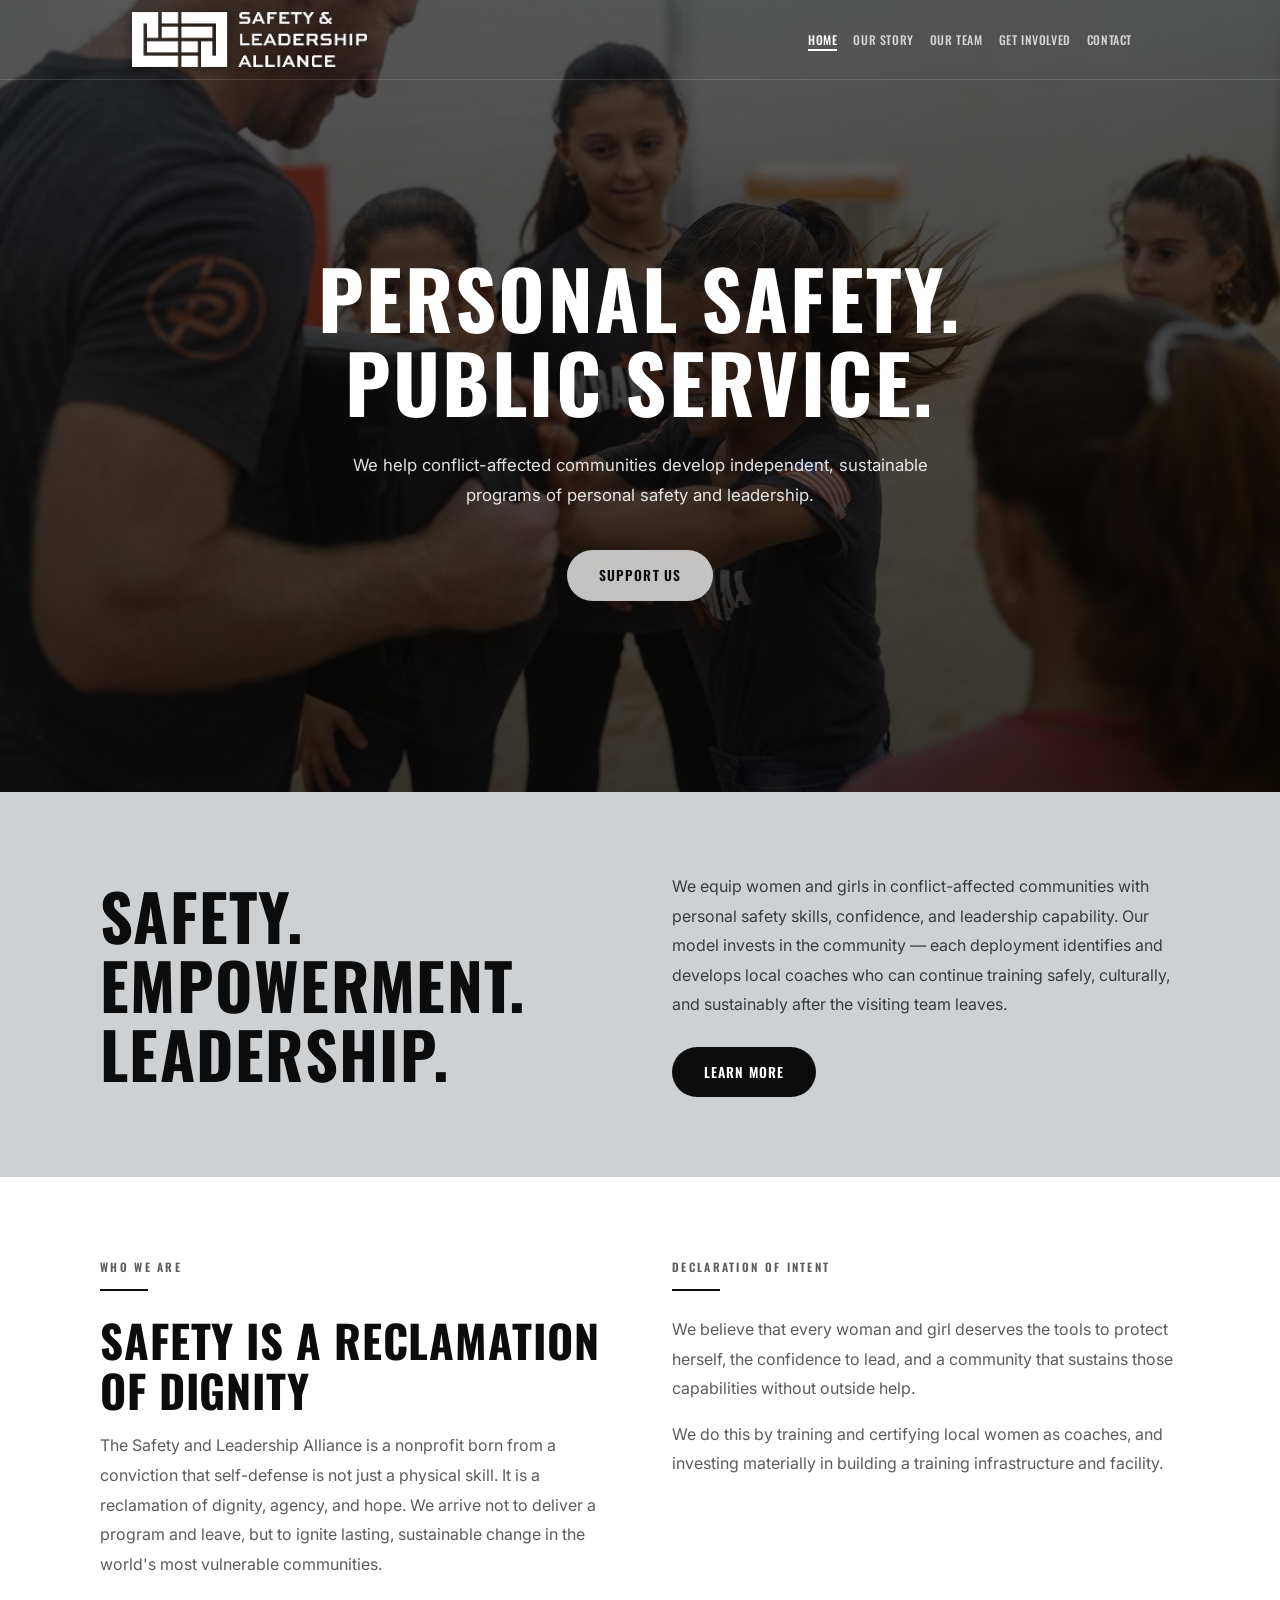
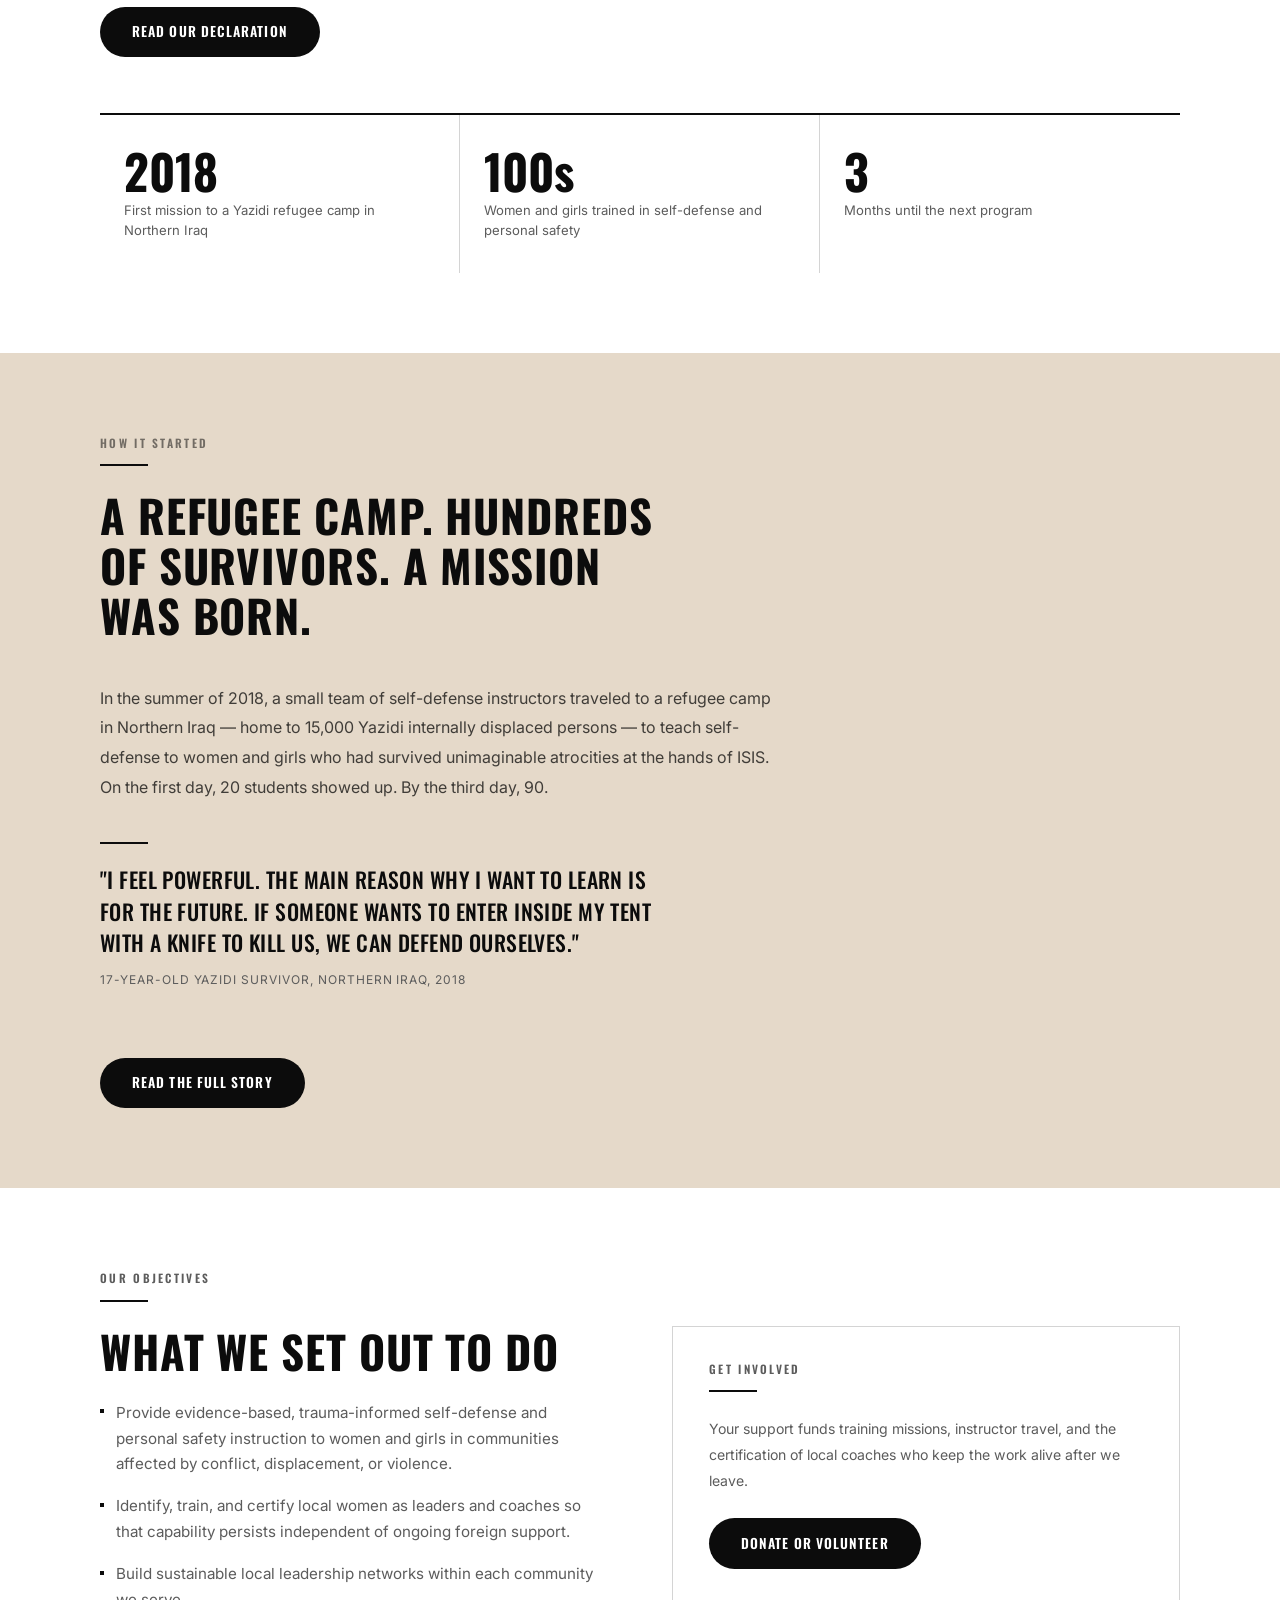
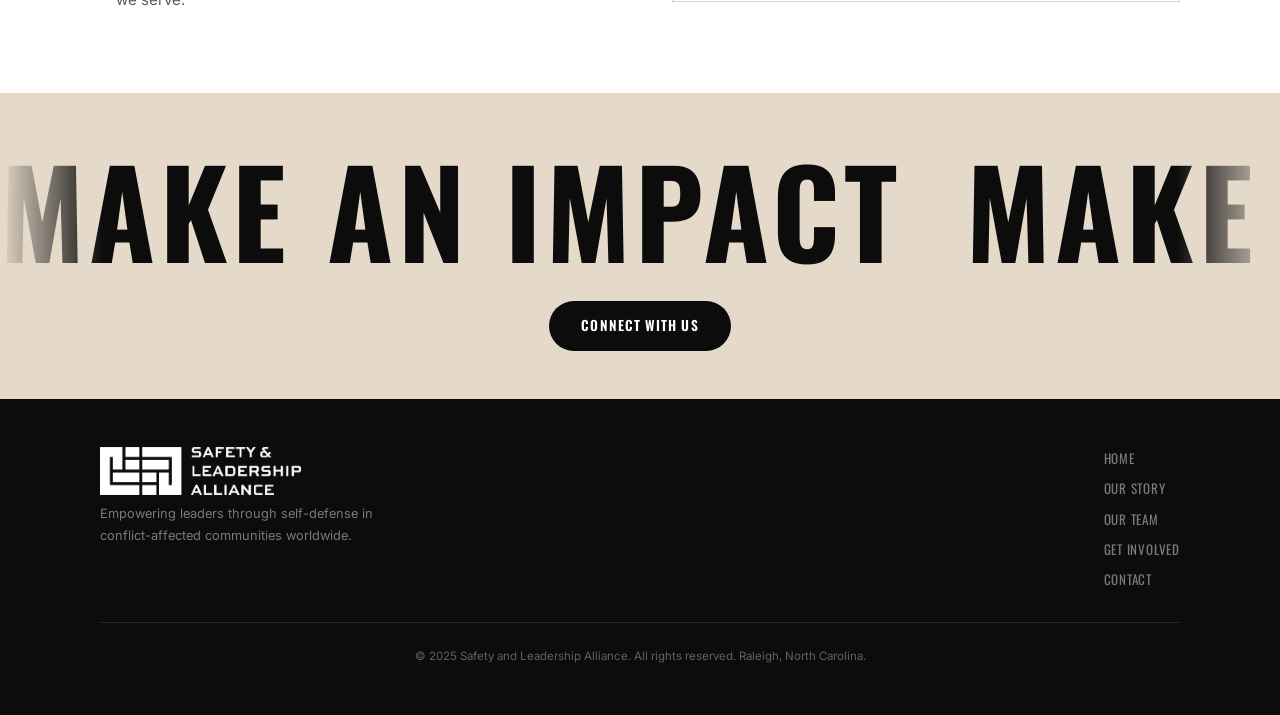
<file: index.html>
<!DOCTYPE html>
<html lang="en">
<head>
  <meta charset="UTF-8" />
  <meta name="viewport" content="width=device-width, initial-scale=1.0" />
  <title>Safety and Leadership Alliance</title>
  <link rel="stylesheet" href="css/style.css" />
  <script async src="https://widgets.givebutter.com/latest.umd.cjs?acct=ADD99cL54QwrlIPv&p=other"></script>
</head>
<body>

<nav class="nav nav--overlay">
  <div class="nav-inner">
    <a href="index.html" class="wordmark">
      <img src="images/sla-logo-white.png" alt="Safety Leadership Alliance" class="logo" />
    </a>
    <ul class="nav-links">
      <li><a href="index.html">Home</a></li>
      <li><a href="about.html">Our Story</a></li>
      <li><a href="team.html">Our Team</a></li>
      <li><a href="get-involved.html">Get Involved</a></li>
      <li><a href="contact.html">Contact</a></li>
      <li class="nav-cta"><givebutter-button campaign="kurdistan-sept-2026" label="Donate" background-color="#FFFFFF" label-color="#0c0c0c" border-radius="999" icon="none" type="modal"></givebutter-button></li>
    </ul>
  </div>
</nav>

<div class="page page--overlay-nav">
  <section class="hero hero--banner" style="background-image: url('images/hero.jpg');">
    <div class="hero-overlay"></div>
    <div class="hero-inner">
      <h1>Personal Safety.<br />Public Service.</h1>
      <p class="hero-sub">We help conflict-affected communities develop independent, sustainable programs of personal safety and leadership.</p>
      <div class="hero-actions">
        <a href="get-involved.html" class="btn btn-pill--light">Support Us</a>
      </div>
    </div>
  </section>

  <section class="section section-stone">
    <div class="section-inner">
      <div class="two-col two-col--center">
        <div>
          <h2 class="display-title display-title--pillars">Safety.<br>Empowerment.<br>Leadership.</h2>
        </div>
        <div>
          <p class="section-body">We equip women and girls in conflict-affected communities with personal safety skills, confidence, and leadership capability. Our model invests in the community — each deployment identifies and develops local coaches who can continue training safely, culturally, and sustainably after the visiting team leaves.</p>
          <br />
          <a href="about.html" class="btn btn-dark">Learn More</a>
        </div>
      </div>
    </div>
  </section>

  <section class="section">
    <div class="section-inner">
      <div class="two-col">
        <div>
          <p class="section-label">Who We Are</p>
          <hr class="accent-rule" />
          <h2 class="section-title">Safety is a Reclamation of Dignity</h2>
          <p class="section-body">The Safety and Leadership Alliance is a nonprofit born from a conviction that self-defense is not just a physical skill. It is a reclamation of dignity, agency, and hope. We arrive not to deliver a program and leave, but to ignite lasting, sustainable change in the world's most vulnerable communities.</p>
          <br />
          <a href="about.html" class="btn btn-dark">Read Our Declaration</a>
        </div>
        <div>
          <p class="section-label">Declaration of Intent</p>
          <hr class="accent-rule" />
          <p class="section-body mb-sm">We believe that every woman and girl deserves the tools to protect herself, the confidence to lead, and a community that sustains those capabilities without outside help.</p>
          <p class="section-body">We do this by training and certifying local women as coaches, and investing materially in building a training infrastructure and facility.</p>
        </div>
      </div>

      <div class="stat-row">
        <div class="stat-item">
          <div class="stat-num">2018</div>
          <div class="stat-label">First mission to a Yazidi refugee camp in Northern Iraq</div>
        </div>
        <div class="stat-item">
          <div class="stat-num">100s</div>
          <div class="stat-label">Women and girls trained in self-defense and personal safety</div>
        </div>
        <div class="stat-item">
          <div class="stat-num">3</div>
          <div class="stat-label">Months until the next program</div>
        </div>
      </div>
    </div>
  </section>

  <section class="section section-beige">
    <div class="section-inner">
      <p class="section-label">How It Started</p>
      <hr class="accent-rule" />
      <h2 class="section-title max-w-md">A Refugee Camp. Hundreds of Survivors. A Mission Was Born.</h2>
      <br />
      <p class="section-body">In the summer of 2018, a small team of self-defense instructors traveled to a refugee camp in Northern Iraq — home to 15,000 Yazidi internally displaced persons — to teach self-defense to women and girls who had survived unimaginable atrocities at the hands of ISIS. On the first day, 20 students showed up. By the third day, 90.</p>
      <div class="pullquote mt-lg max-w-md">
        <hr class="accent-rule" />
        <p>"I feel powerful. The main reason why I want to learn is for the future. If someone wants to enter inside my tent with a knife to kill us, we can defend ourselves."</p>
        <cite>17-year-old Yazidi survivor, Northern Iraq, 2018</cite>
      </div>
      <br />
      <a href="about.html" class="btn btn-dark">Read the Full Story</a>
    </div>
  </section>

  <section class="section">
    <div class="section-inner">
      <p class="section-label">Our Objectives</p>
      <hr class="accent-rule" />
      <div class="two-col">
        <div>
          <h2 class="section-title">What We Set Out to Do</h2>
          <ul class="obj-list">
            <li>Provide evidence-based, trauma-informed self-defense and personal safety instruction to women and girls in communities affected by conflict, displacement, or violence.</li>
            <li>Identify, train, and certify local women as leaders and coaches so that capability persists independent of ongoing foreign support.</li>
            <li>Build sustainable local leadership networks within each community we serve.</li>
          </ul>
        </div>
        <div class="panel">
          <p class="section-label">Get Involved</p>
          <hr class="accent-rule" />
          <p class="section-body mb-md">Your support funds training missions, instructor travel, and the certification of local coaches who keep the work alive after we leave.</p>
          <a href="get-involved.html" class="btn btn-dark">Donate or Volunteer</a>
        </div>
      </div>
    </div>
  </section>

  <section class="marquee-band">
    <div class="marquee-wrap" aria-hidden="true">
      <div class="marquee-track">
        <span>Make an Impact</span>
        <span>Make an Impact</span>
        <span>Make an Impact</span>
        <span>Make an Impact</span>
        <span>Make an Impact</span>
        <span>Make an Impact</span>
      </div>
    </div>
    <a href="contact.html" class="btn btn-dark">Connect With Us</a>
  </section>

  <footer class="footer">
    <div class="footer-inner">
      <div class="footer-brand">
        <a href="index.html" class="wordmark">
          <img src="images/sla-logo-white.png" alt="Safety Leadership Alliance" class="logo" />
        </a>
        <p class="footer-tagline">Empowering leaders through self-defense in conflict-affected communities worldwide.</p>
      </div>
      <nav class="footer-links">
        <a href="index.html">Home</a>
        <a href="about.html">Our Story</a>
        <a href="team.html">Our Team</a>
        <a href="get-involved.html">Get Involved</a>
        <a href="contact.html">Contact</a>
      </nav>
    </div>
    <div class="footer-bottom">
      &copy; 2025 Safety and Leadership Alliance. All rights reserved. Raleigh, North Carolina.
    </div>
  </footer>
</div>

<script src="js/main.js"></script>
</body>
</html>
</file>
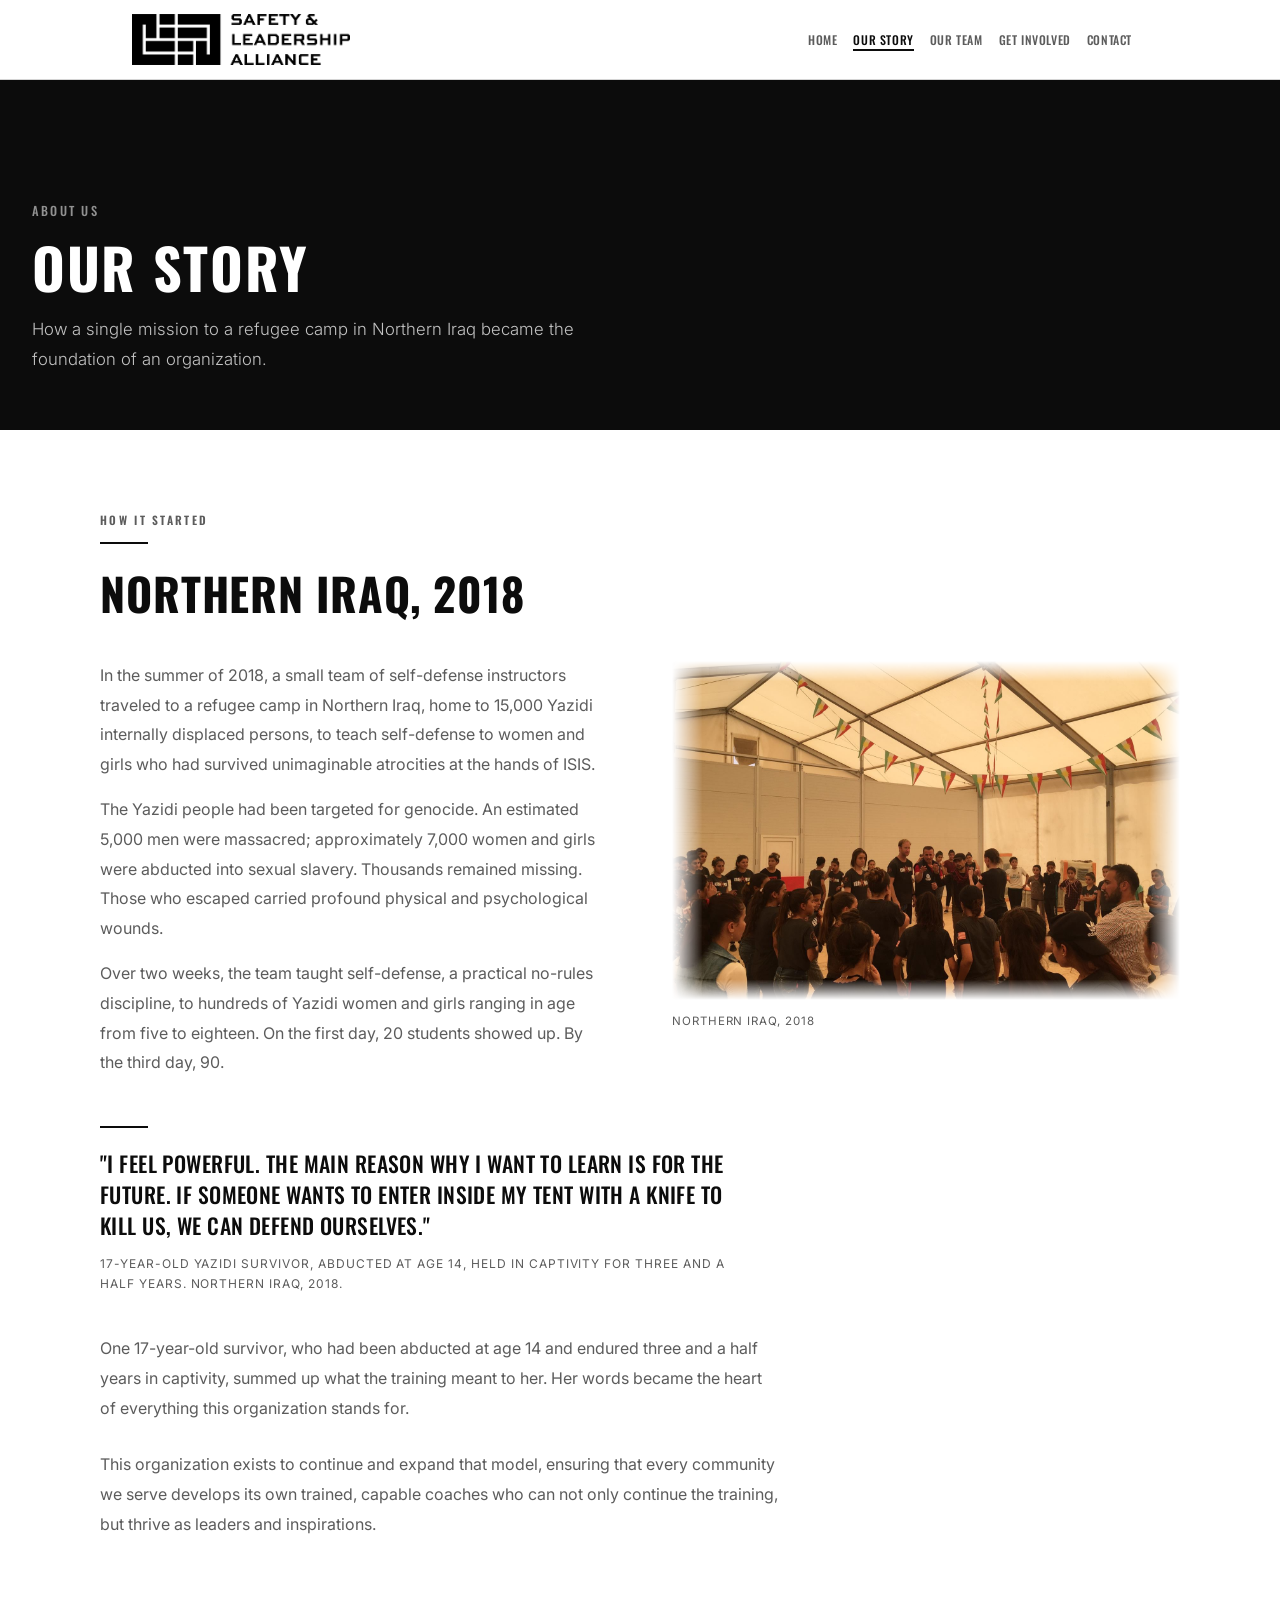
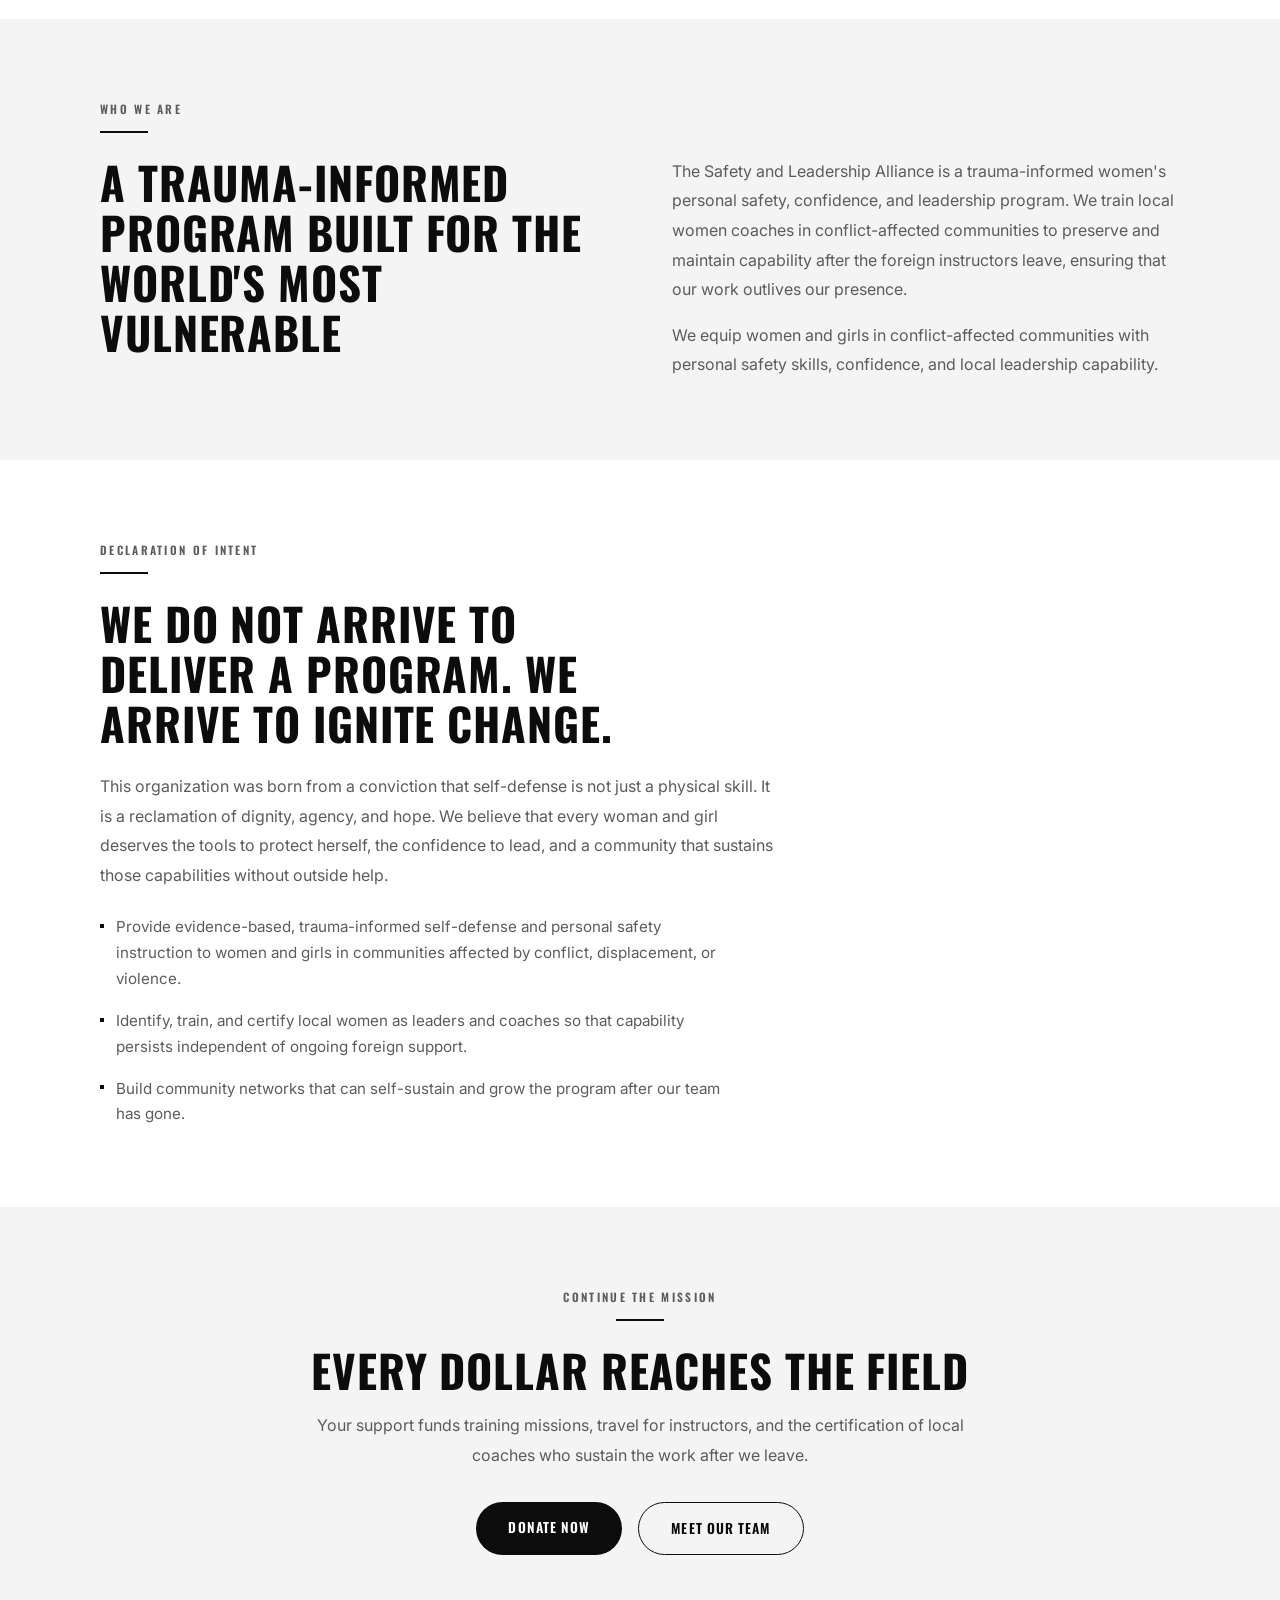
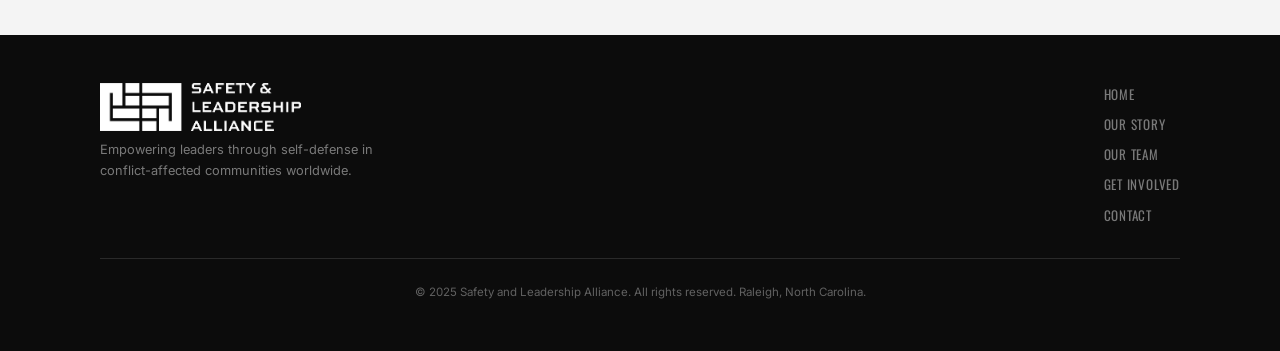
<file: about.html>
<!DOCTYPE html>
<html lang="en">
<head>
  <meta charset="UTF-8" />
  <meta name="viewport" content="width=device-width, initial-scale=1.0" />
  <title>Our Story | Safety and Leadership Alliance</title>
  <link rel="stylesheet" href="css/style.css" />
  <script async src="https://widgets.givebutter.com/latest.umd.cjs?acct=ADD99cL54QwrlIPv&p=other"></script>
</head>
<body>

<nav class="nav">
  <div class="nav-inner">
    <a href="index.html" class="wordmark">
      <img src="images/sla-logo.png" alt="Safety Leadership Alliance" class="logo" />
    </a>
    <ul class="nav-links">
      <li><a href="index.html">Home</a></li>
      <li><a href="about.html">Our Story</a></li>
      <li><a href="team.html">Our Team</a></li>
      <li><a href="get-involved.html">Get Involved</a></li>
      <li><a href="contact.html">Contact</a></li>
      <li class="nav-cta"><givebutter-button campaign="kurdistan-sept-2026" label="Donate" background-color="#0c0c0c" label-color="#FFFFFF" border-radius="999" icon="none" type="modal"></givebutter-button></li>
    </ul>
  </div>
</nav>

<div class="page">

  <section class="hero hero--compact">
    <div class="hero-inner">
      <p class="hero-eyebrow">About Us</p>
      <h1>Our Story</h1>
      <p class="hero-sub">How a single mission to a refugee camp in Northern Iraq became the foundation of an organization.</p>
    </div>
  </section>

  <section class="section">
    <div class="section-inner">
      <p class="section-label">How It Started</p>
      <hr class="accent-rule" />
      <h2 class="section-title">Northern Iraq, 2018</h2>
      <br />
      <div class="two-col">
        <div>
          <p class="section-body mb-sm">In the summer of 2018, a small team of self-defense instructors traveled to a refugee camp in Northern Iraq, home to 15,000 Yazidi internally displaced persons, to teach self-defense to women and girls who had survived unimaginable atrocities at the hands of ISIS.</p>
          <p class="section-body mb-sm">The Yazidi people had been targeted for genocide. An estimated 5,000 men were massacred; approximately 7,000 women and girls were abducted into sexual slavery. Thousands remained missing. Those who escaped carried profound physical and psychological wounds.</p>
          <p class="section-body">Over two weeks, the team taught self-defense, a practical no-rules discipline, to hundreds of Yazidi women and girls ranging in age from five to eighteen. On the first day, 20 students showed up. By the third day, 90.</p>
        </div>
        <div>
          <img src="images/northern-iraq-2018.jpg" alt="Hundreds of Yazidi women and girls in a self-defense training session, Northern Iraq, 2018" class="section-img" />
          <p class="img-caption">Northern Iraq, 2018</p>
        </div>
      </div>

      <div class="pullquote mt-xl">
        <hr class="accent-rule" />
        <p>"I feel powerful. The main reason why I want to learn is for the future. If someone wants to enter inside my tent with a knife to kill us, we can defend ourselves."</p>
        <cite>17-year-old Yazidi survivor, abducted at age 14, held in captivity for three and a half years. Northern Iraq, 2018.</cite>
      </div>

      <p class="section-body">One 17-year-old survivor, who had been abducted at age 14 and endured three and a half years in captivity, summed up what the training meant to her. Her words became the heart of everything this organization stands for.</p>
      <br />
      <p class="section-body">This organization exists to continue and expand that model, ensuring that every community we serve develops its own trained, capable coaches who can not only continue the training, but thrive as leaders and inspirations.</p>
    </div>
  </section>

  <section class="section section-alt">
    <div class="section-inner">
      <p class="section-label">Who We Are</p>
      <hr class="accent-rule" />
      <div class="two-col">
        <div>
          <h2 class="section-title">A Trauma-Informed Program Built for the World's Most Vulnerable</h2>
        </div>
        <div>
          <p class="section-body mb-sm">The Safety and Leadership Alliance is a trauma-informed women's personal safety, confidence, and leadership program. We train local women coaches in conflict-affected communities to preserve and maintain capability after the foreign instructors leave, ensuring that our work outlives our presence.</p>
          <p class="section-body">We equip women and girls in conflict-affected communities with personal safety skills, confidence, and local leadership capability.</p>
        </div>
      </div>
    </div>
  </section>

  <section class="section">
    <div class="section-inner">
      <p class="section-label">Declaration of Intent</p>
      <hr class="accent-rule" />
      <h2 class="section-title max-w-sm mb-md">We Do Not Arrive to Deliver a Program. We Arrive to Ignite Change.</h2>
      <p class="section-body mb-md">This organization was born from a conviction that self-defense is not just a physical skill. It is a reclamation of dignity, agency, and hope. We believe that every woman and girl deserves the tools to protect herself, the confidence to lead, and a community that sustains those capabilities without outside help.</p>
      <ul class="obj-list max-w-lg">
        <li>Provide evidence-based, trauma-informed self-defense and personal safety instruction to women and girls in communities affected by conflict, displacement, or violence.</li>
        <li>Identify, train, and certify local women as leaders and coaches so that capability persists independent of ongoing foreign support.</li>
        <li>Build community networks that can self-sustain and grow the program after our team has gone.</li>
      </ul>
    </div>
  </section>

  <section class="section section-alt section--center">
    <div class="section-inner">
      <p class="section-label">Continue the Mission</p>
      <hr class="accent-rule center" />
      <h2 class="section-title">Every Dollar Reaches the Field</h2>
      <p class="section-body mb-lg">Your support funds training missions, travel for instructors, and the certification of local coaches who sustain the work after we leave.</p>
      <div class="cta-row">
        <a href="get-involved.html#donate" class="btn btn-dark">Donate Now</a>
        <a href="team.html" class="btn btn-outline btn-outline--dark">Meet Our Team</a>
      </div>
    </div>
  </section>

  <footer class="footer">
    <div class="footer-inner">
      <div class="footer-brand">
        <a href="index.html" class="wordmark">
          <img src="images/sla-logo-white.png" alt="Safety Leadership Alliance" class="logo" />
        </a>
        <p class="footer-tagline">Empowering leaders through self-defense in conflict-affected communities worldwide.</p>
      </div>
      <nav class="footer-links">
        <a href="index.html">Home</a>
        <a href="about.html">Our Story</a>
        <a href="team.html">Our Team</a>
        <a href="get-involved.html">Get Involved</a>
        <a href="contact.html">Contact</a>
      </nav>
    </div>
    <div class="footer-bottom">&copy; 2025 Safety and Leadership Alliance. All rights reserved. Raleigh, North Carolina.</div>
  </footer>
</div>

<script src="js/main.js"></script>
</body>
</html>
</file>
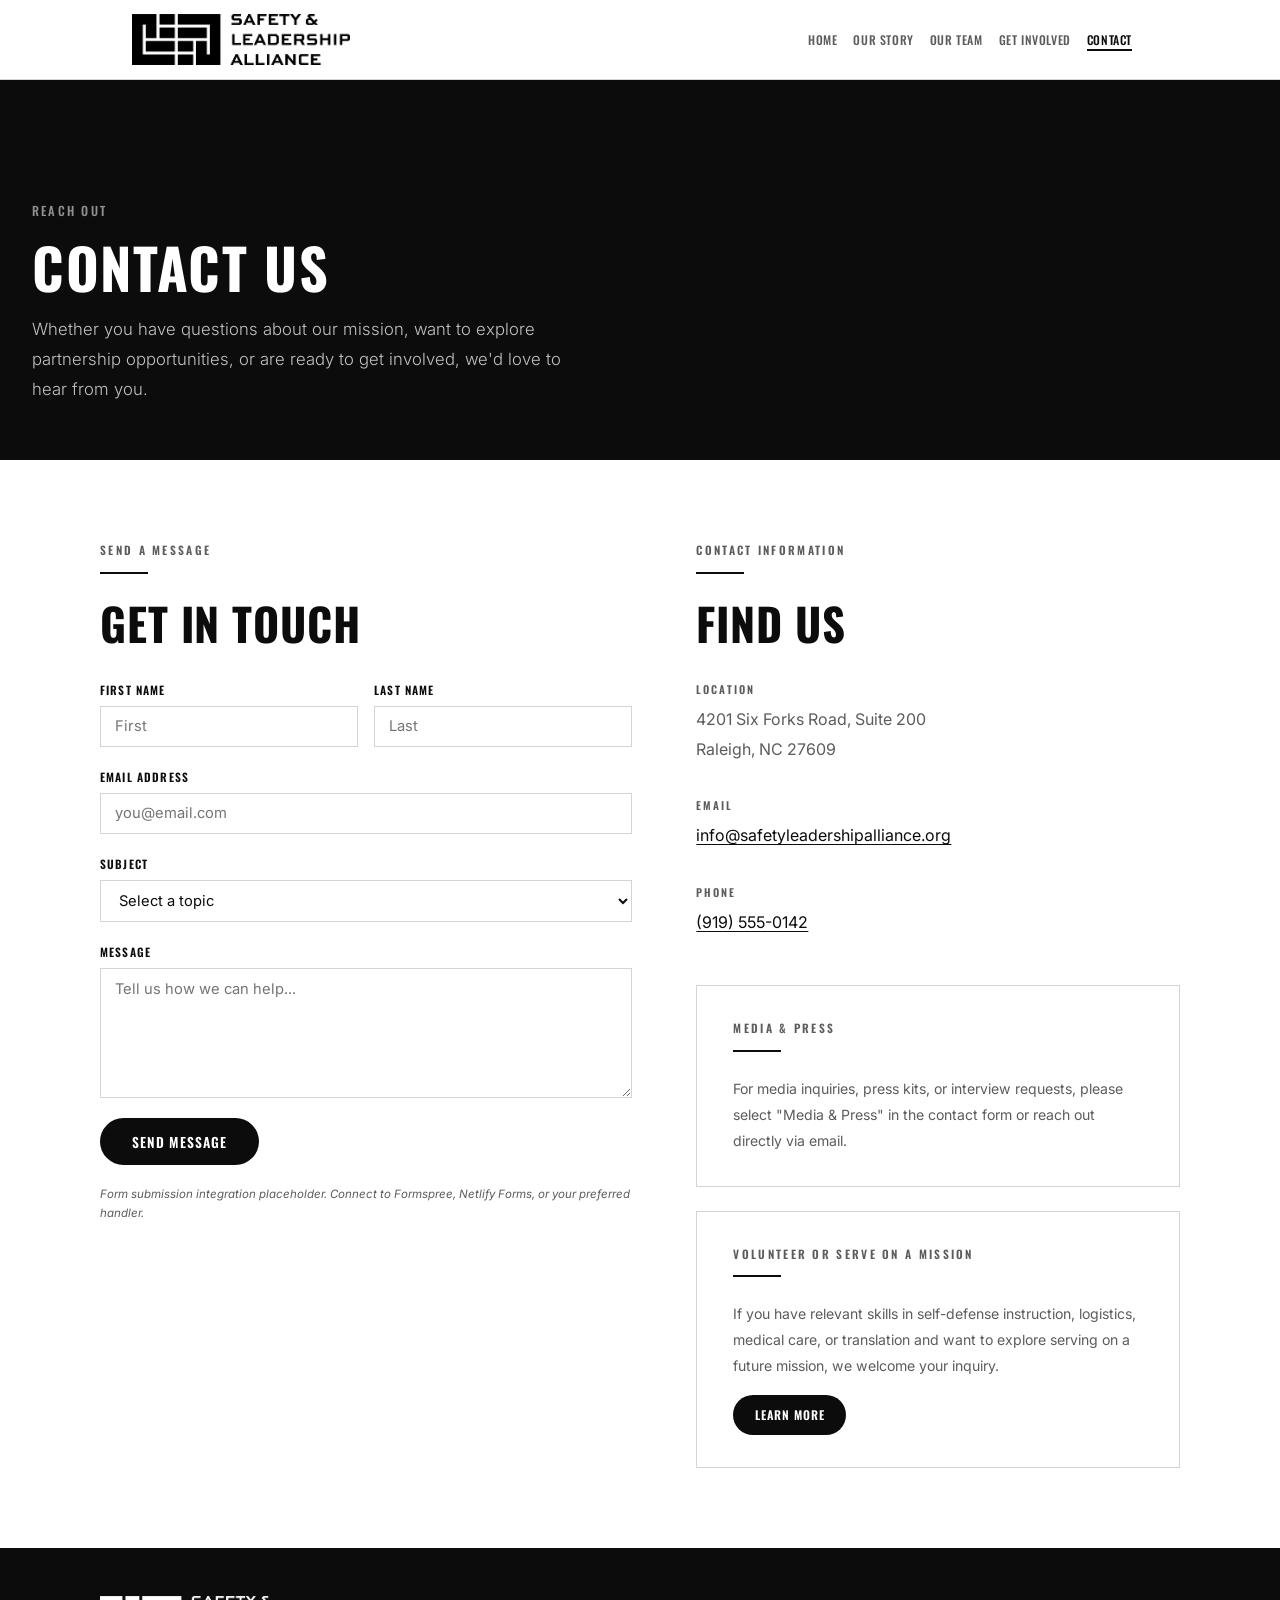
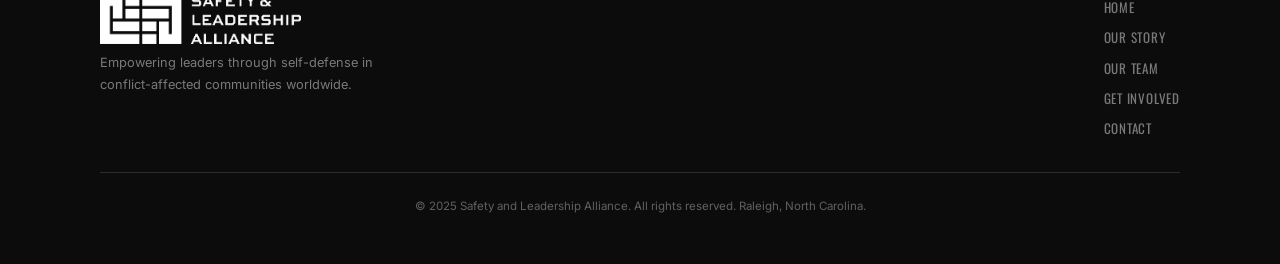
<file: contact.html>
<!DOCTYPE html>
<html lang="en">
<head>
  <meta charset="UTF-8" />
  <meta name="viewport" content="width=device-width, initial-scale=1.0" />
  <title>Contact | Safety and Leadership Alliance</title>
  <link rel="stylesheet" href="css/style.css" />
  <script async src="https://widgets.givebutter.com/latest.umd.cjs?acct=ADD99cL54QwrlIPv&p=other"></script>
</head>
<body>

<nav class="nav">
  <div class="nav-inner">
    <a href="index.html" class="wordmark">
      <img src="images/sla-logo.png" alt="Safety Leadership Alliance" class="logo" />
    </a>
    <ul class="nav-links">
      <li><a href="index.html">Home</a></li>
      <li><a href="about.html">Our Story</a></li>
      <li><a href="team.html">Our Team</a></li>
      <li><a href="get-involved.html">Get Involved</a></li>
      <li><a href="contact.html">Contact</a></li>
      <li class="nav-cta"><givebutter-button campaign="kurdistan-sept-2026" label="Donate" background-color="#0c0c0c" label-color="#FFFFFF" border-radius="999" icon="none" type="modal"></givebutter-button></li>
    </ul>
  </div>
</nav>

<div class="page">

  <section class="hero hero--compact">
    <div class="hero-inner">
      <p class="hero-eyebrow">Reach Out</p>
      <h1>Contact Us</h1>
      <p class="hero-sub">Whether you have questions about our mission, want to explore partnership opportunities, or are ready to get involved, we'd love to hear from you.</p>
    </div>
  </section>

  <section class="section">
    <div class="section-inner">
      <div class="two-col">

        <div>
          <p class="section-label">Send a Message</p>
          <hr class="accent-rule" />
          <h2 class="section-title mb-lg">Get in Touch</h2>

          <form class="contact-form" onsubmit="return false;">
            <div class="form-row">
              <div class="form-group">
                <label class="form-label" for="c-first">First Name</label>
                <input class="form-input" id="c-first" type="text" placeholder="First" />
              </div>
              <div class="form-group">
                <label class="form-label" for="c-last">Last Name</label>
                <input class="form-input" id="c-last" type="text" placeholder="Last" />
              </div>
            </div>
            <div class="form-group">
              <label class="form-label" for="c-email">Email Address</label>
              <input class="form-input" id="c-email" type="email" placeholder="you@email.com" />
            </div>
            <div class="form-group">
              <label class="form-label" for="c-subject">Subject</label>
              <select class="form-select" id="c-subject">
                <option value="">Select a topic</option>
                <option value="general">General Inquiry</option>
                <option value="donate">Donations &amp; Giving</option>
                <option value="volunteer">Volunteering on a Mission</option>
                <option value="partnership">Partnership / Organizational Giving</option>
                <option value="press">Media &amp; Press</option>
                <option value="other">Other</option>
              </select>
            </div>
            <div class="form-group">
              <label class="form-label" for="c-message">Message</label>
              <textarea class="form-textarea" id="c-message" placeholder="Tell us how we can help..."></textarea>
            </div>
            <button type="submit" class="btn btn-dark" style="align-self:flex-start; padding:0.85rem 2rem;">Send Message</button>
            <p class="form-note">
              <em>Form submission integration placeholder. Connect to Formspree, Netlify Forms, or your preferred handler.</em>
            </p>
          </form>
        </div>

        <div>
          <p class="section-label">Contact Information</p>
          <hr class="accent-rule" />
          <h2 class="section-title mb-lg">Find Us</h2>

          <div class="info-block">
            <p class="info-label">Location</p>
            <p class="section-body">4201 Six Forks Road, Suite 200<br />Raleigh, NC 27609</p>
          </div>
          <div class="info-block">
            <p class="info-label">Email</p>
            <p class="section-body"><a href="mailto:info@safetyleadershipalliance.org" class="info-link">info@safetyleadershipalliance.org</a></p>
          </div>
          <div class="info-block">
            <p class="info-label">Phone</p>
            <p class="section-body"><a href="tel:+19195550142" class="info-link">(919) 555-0142</a></p>
          </div>

          <div class="panel mt-xl">
            <p class="section-label">Media &amp; Press</p>
            <hr class="accent-rule" />
            <p class="section-body" style="font-size:0.88rem;">For media inquiries, press kits, or interview requests, please select "Media &amp; Press" in the contact form or reach out directly via email.</p>
          </div>

          <div class="panel">
            <p class="section-label">Volunteer or Serve on a Mission</p>
            <hr class="accent-rule" />
            <p class="section-body mb-sm" style="font-size:0.88rem;">If you have relevant skills in self-defense instruction, logistics, medical care, or translation and want to explore serving on a future mission, we welcome your inquiry.</p>
            <a href="get-involved.html" class="btn btn-dark btn-sm">Learn More</a>
          </div>
        </div>

      </div>
    </div>
  </section>

  <footer class="footer">
    <div class="footer-inner">
      <div class="footer-brand">
        <a href="index.html" class="wordmark">
          <img src="images/sla-logo-white.png" alt="Safety Leadership Alliance" class="logo" />
        </a>
        <p class="footer-tagline">Empowering leaders through self-defense in conflict-affected communities worldwide.</p>
      </div>
      <nav class="footer-links">
        <a href="index.html">Home</a>
        <a href="about.html">Our Story</a>
        <a href="team.html">Our Team</a>
        <a href="get-involved.html">Get Involved</a>
        <a href="contact.html">Contact</a>
      </nav>
    </div>
    <div class="footer-bottom">&copy; 2025 Safety and Leadership Alliance. All rights reserved. Raleigh, North Carolina.</div>
  </footer>
</div>

<script src="js/main.js"></script>
</body>
</html>
</file>
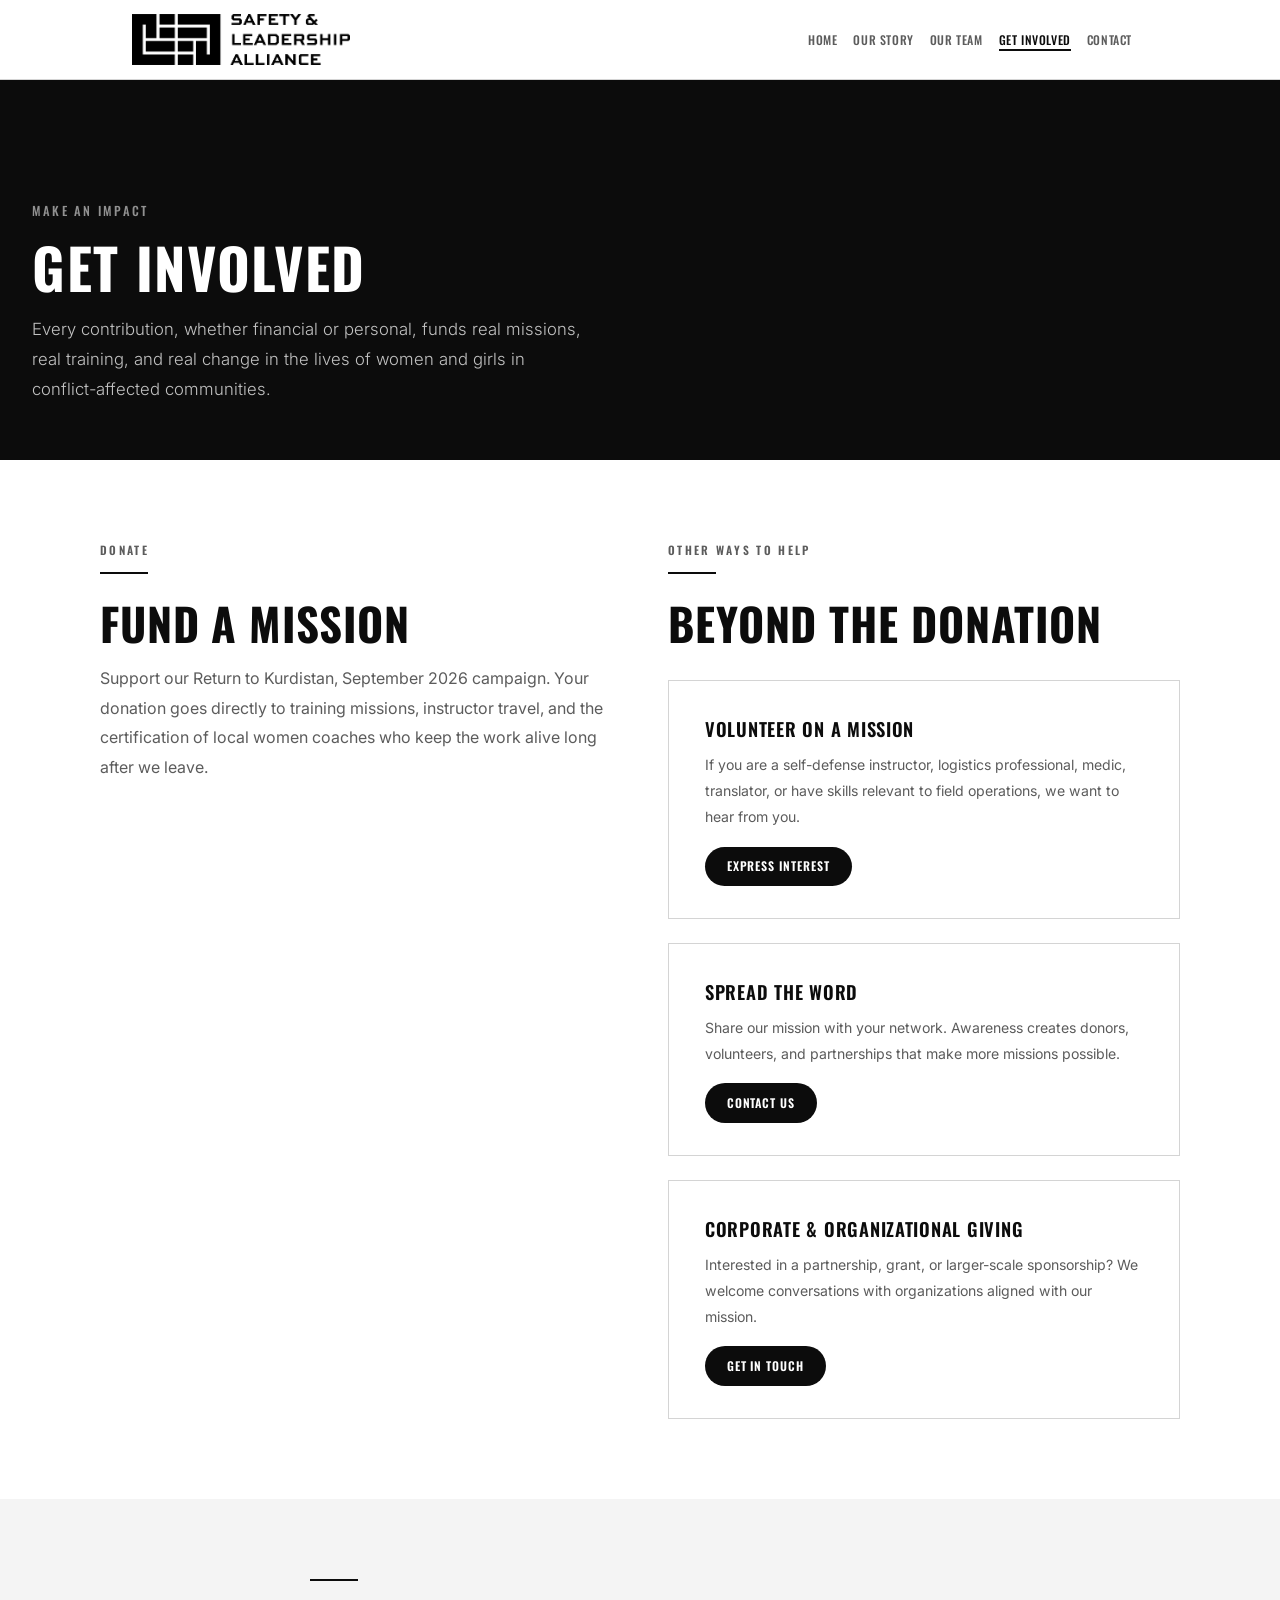
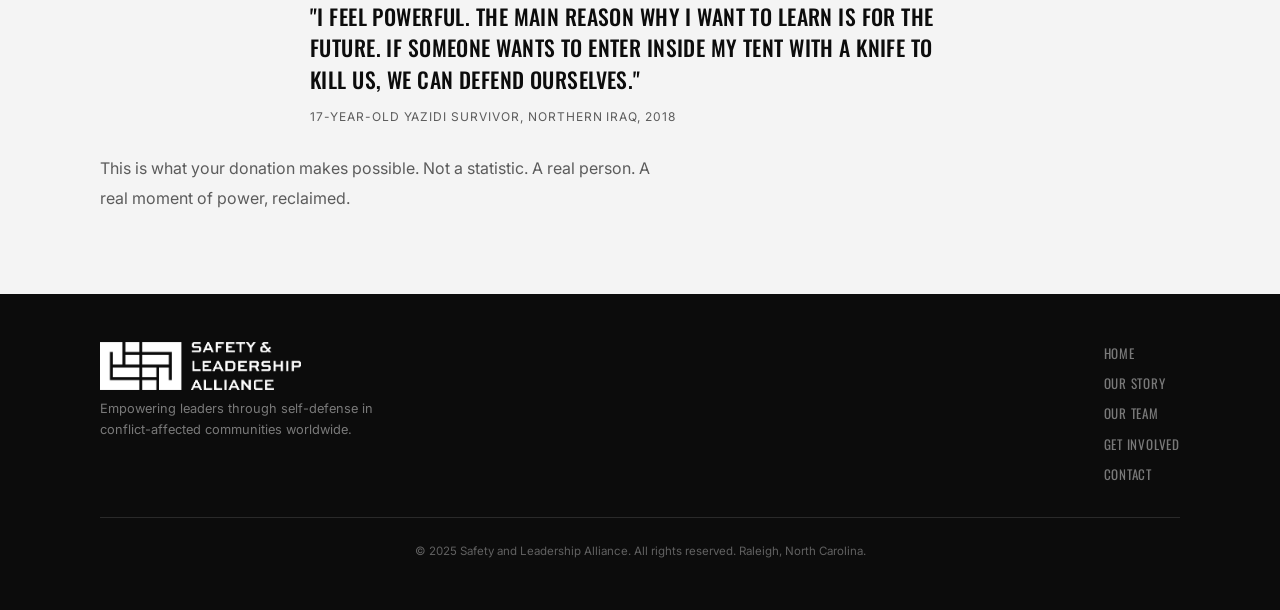
<file: get-involved.html>
<!DOCTYPE html>
<html lang="en">
<head>
  <meta charset="UTF-8" />
  <meta name="viewport" content="width=device-width, initial-scale=1.0" />
  <title>Get Involved | Safety and Leadership Alliance</title>
  <link rel="stylesheet" href="css/style.css" />
  <script async src="https://widgets.givebutter.com/latest.umd.cjs?acct=ADD99cL54QwrlIPv&p=other"></script>
</head>
<body>

<nav class="nav">
  <div class="nav-inner">
    <a href="index.html" class="wordmark">
      <img src="images/sla-logo.png" alt="Safety Leadership Alliance" class="logo" />
    </a>
    <ul class="nav-links">
      <li><a href="index.html">Home</a></li>
      <li><a href="about.html">Our Story</a></li>
      <li><a href="team.html">Our Team</a></li>
      <li><a href="get-involved.html">Get Involved</a></li>
      <li><a href="contact.html">Contact</a></li>
      <li class="nav-cta"><givebutter-button campaign="kurdistan-sept-2026" label="Donate" background-color="#0c0c0c" label-color="#FFFFFF" border-radius="999" icon="none" type="modal"></givebutter-button></li>
    </ul>
  </div>
</nav>

<div class="page">

  <section class="hero hero--compact">
    <div class="hero-inner">
      <p class="hero-eyebrow">Make an Impact</p>
      <h1>Get Involved</h1>
      <p class="hero-sub">Every contribution, whether financial or personal, funds real missions, real training, and real change in the lives of women and girls in conflict-affected communities.</p>
    </div>
  </section>

  <section class="section">
    <div class="section-inner">
      <div class="two-col two-col--tight">

        <div id="donate">
          <p class="section-label">Donate</p>
          <hr class="accent-rule" />
          <h2 class="section-title">Fund a Mission</h2>
          <p class="section-body mb-lg">Support our <a href="https://givebutter.com/kurdistan-sept-2026" target="_blank" rel="noopener noreferrer">Return to Kurdistan, September 2026</a> campaign. Your donation goes directly to training missions, instructor travel, and the certification of local women coaches who keep the work alive long after we leave.</p>
          <div class="givebutter-donate">
            <givebutter-giving-form campaign="kurdistan-sept-2026" show-goal-bar="true" max-width="560px"></givebutter-giving-form>
          </div>
        </div>

        <div>
          <p class="section-label">Other Ways to Help</p>
          <hr class="accent-rule" />
          <h2 class="section-title mb-lg">Beyond the Donation</h2>

          <div class="panel">
            <p class="panel-title">Volunteer on a Mission</p>
            <p class="section-body mb-sm">If you are a self-defense instructor, logistics professional, medic, translator, or have skills relevant to field operations, we want to hear from you.</p>
            <a href="contact.html" class="btn btn-dark btn-sm">Express Interest</a>
          </div>

          <div class="panel">
            <p class="panel-title">Spread the Word</p>
            <p class="section-body mb-sm">Share our mission with your network. Awareness creates donors, volunteers, and partnerships that make more missions possible.</p>
            <a href="contact.html" class="btn btn-dark btn-sm">Contact Us</a>
          </div>

          <div class="panel">
            <p class="panel-title">Corporate &amp; Organizational Giving</p>
            <p class="section-body mb-sm">Interested in a partnership, grant, or larger-scale sponsorship? We welcome conversations with organizations aligned with our mission.</p>
            <a href="contact.html" class="btn btn-dark btn-sm">Get in Touch</a>
          </div>
        </div>

      </div>
    </div>
  </section>

  <section class="section section-alt">
    <div class="section-inner">
      <div class="pullquote" style="margin:0 auto;">
        <hr class="accent-rule" />
        <p>"I feel powerful. The main reason why I want to learn is for the future. If someone wants to enter inside my tent with a knife to kill us, we can defend ourselves."</p>
        <cite>17-year-old Yazidi survivor, Northern Iraq, 2018</cite>
      </div>
      <br />
      <p class="section-body max-w-md">This is what your donation makes possible. Not a statistic. A real person. A real moment of power, reclaimed.</p>
    </div>
  </section>

  <footer class="footer">
    <div class="footer-inner">
      <div class="footer-brand">
        <a href="index.html" class="wordmark">
          <img src="images/sla-logo-white.png" alt="Safety Leadership Alliance" class="logo" />
        </a>
        <p class="footer-tagline">Empowering leaders through self-defense in conflict-affected communities worldwide.</p>
      </div>
      <nav class="footer-links">
        <a href="index.html">Home</a>
        <a href="about.html">Our Story</a>
        <a href="team.html">Our Team</a>
        <a href="get-involved.html">Get Involved</a>
        <a href="contact.html">Contact</a>
      </nav>
    </div>
    <div class="footer-bottom">&copy; 2025 Safety and Leadership Alliance. All rights reserved. Raleigh, North Carolina.</div>
  </footer>
</div>

<script src="js/main.js"></script>
</body>
</html>
</file>
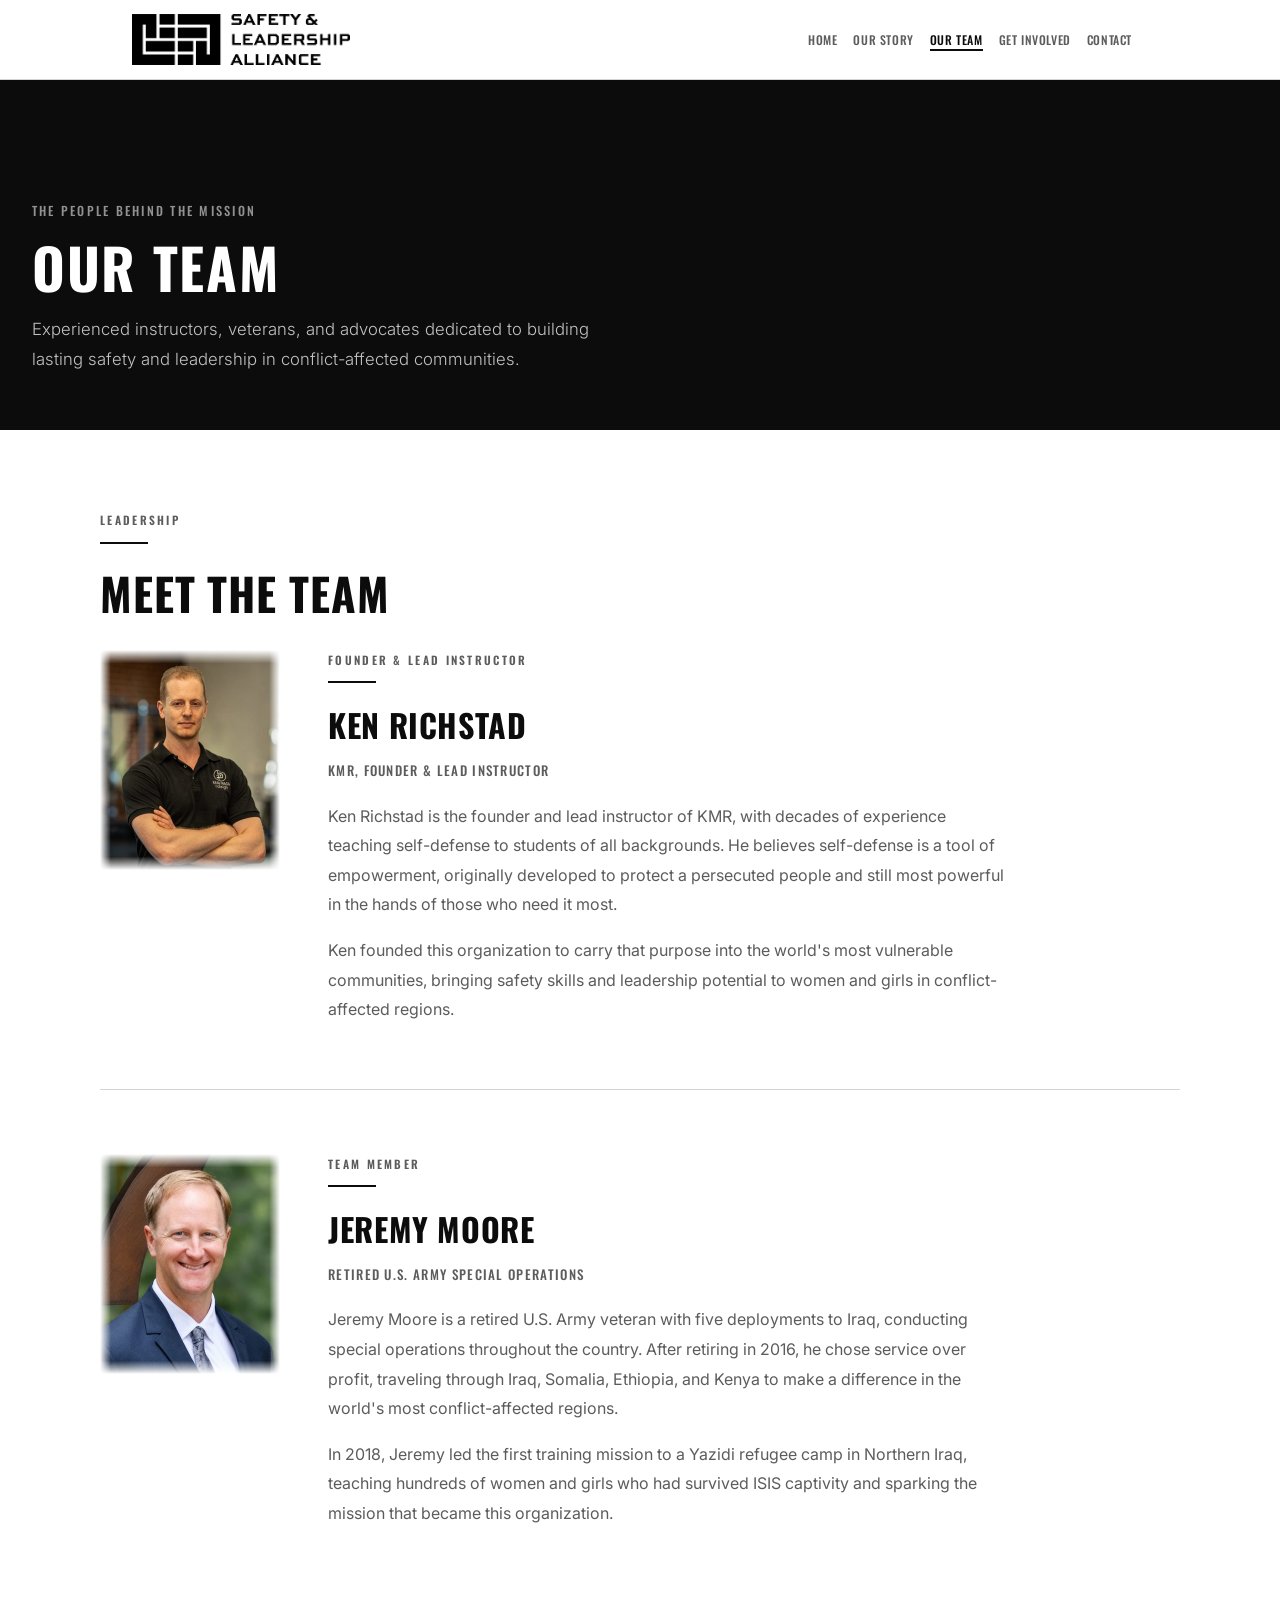
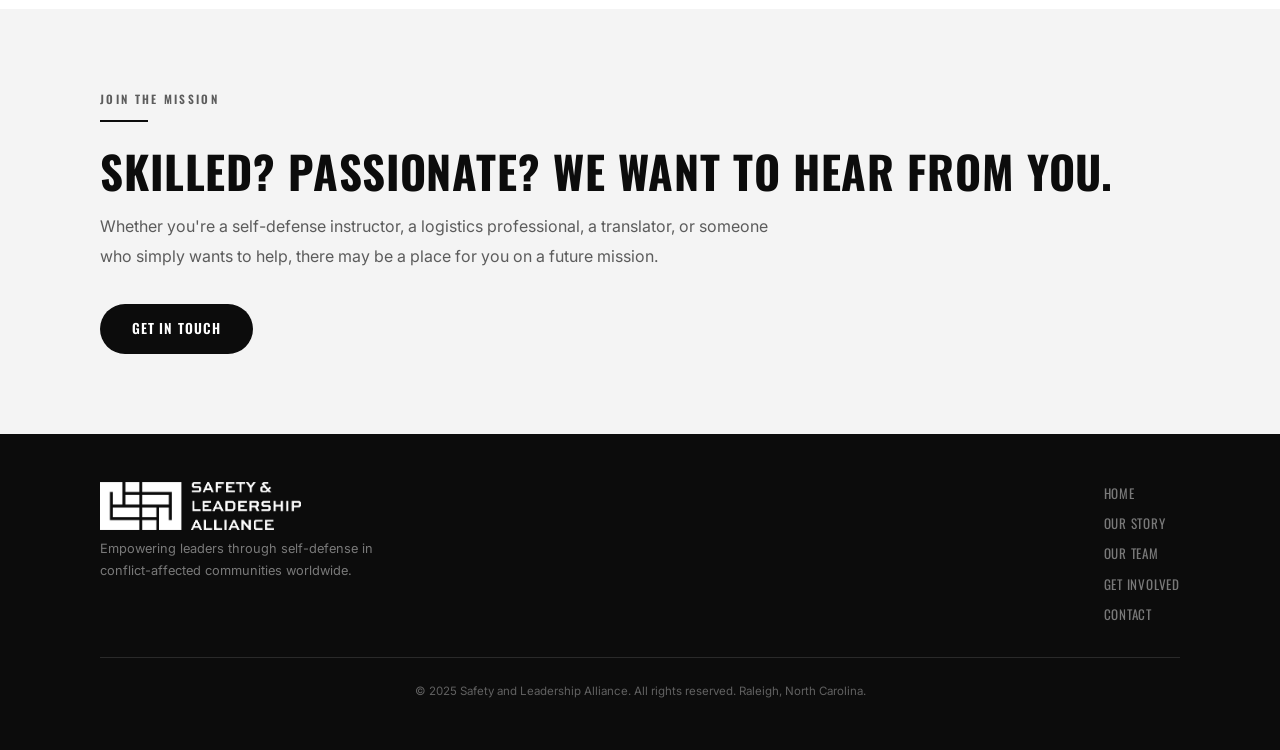
<file: team.html>
<!DOCTYPE html>
<html lang="en">
<head>
  <meta charset="UTF-8" />
  <meta name="viewport" content="width=device-width, initial-scale=1.0" />
  <title>Our Team | Safety and Leadership Alliance</title>
  <link rel="stylesheet" href="css/style.css" />
  <script async src="https://widgets.givebutter.com/latest.umd.cjs?acct=ADD99cL54QwrlIPv&p=other"></script>
</head>
<body>

<nav class="nav">
  <div class="nav-inner">
    <a href="index.html" class="wordmark">
      <img src="images/sla-logo.png" alt="Safety Leadership Alliance" class="logo" />
    </a>
    <ul class="nav-links">
      <li><a href="index.html">Home</a></li>
      <li><a href="about.html">Our Story</a></li>
      <li><a href="team.html">Our Team</a></li>
      <li><a href="get-involved.html">Get Involved</a></li>
      <li><a href="contact.html">Contact</a></li>
      <li class="nav-cta"><givebutter-button campaign="kurdistan-sept-2026" label="Donate" background-color="#0c0c0c" label-color="#FFFFFF" border-radius="999" icon="none" type="modal"></givebutter-button></li>
    </ul>
  </div>
</nav>

<div class="page">

  <section class="hero hero--compact">
    <div class="hero-inner">
      <p class="hero-eyebrow">The People Behind the Mission</p>
      <h1>Our Team</h1>
      <p class="hero-sub">Experienced instructors, veterans, and advocates dedicated to building lasting safety and leadership in conflict-affected communities.</p>
    </div>
  </section>

  <section class="section">
    <div class="section-inner">
      <p class="section-label">Leadership</p>
      <hr class="accent-rule" />
      <h2 class="section-title mb-lg">Meet the Team</h2>

      <div class="team-profile">
        <img src="images/team-ken-richstad.jpg" alt="Ken Richstad, founder and lead instructor" class="team-photo" />
        <div>
          <p class="section-label">Founder &amp; Lead Instructor</p>
          <hr class="accent-rule" />
          <h2 class="section-title section-title--sm">Ken Richstad</h2>
          <p class="team-role">KMR, Founder &amp; Lead Instructor</p>
          <p class="section-body mb-sm">Ken Richstad is the founder and lead instructor of KMR, with decades of experience teaching self-defense to students of all backgrounds. He believes self-defense is a tool of empowerment, originally developed to protect a persecuted people and still most powerful in the hands of those who need it most.</p>
          <p class="section-body">Ken founded this organization to carry that purpose into the world's most vulnerable communities, bringing safety skills and leadership potential to women and girls in conflict-affected regions.</p>
        </div>
      </div>

      <div class="team-profile">
        <img src="images/team-jeremy-moore.jpg" alt="Jeremy Moore, retired U.S. Army Special Operations" class="team-photo" />
        <div>
          <p class="section-label">Team Member</p>
          <hr class="accent-rule" />
          <h2 class="section-title section-title--sm">Jeremy Moore</h2>
          <p class="team-role">Retired U.S. Army Special Operations</p>
          <p class="section-body mb-sm">Jeremy Moore is a retired U.S. Army veteran with five deployments to Iraq, conducting special operations throughout the country. After retiring in 2016, he chose service over profit, traveling through Iraq, Somalia, Ethiopia, and Kenya to make a difference in the world's most conflict-affected regions.</p>
          <p class="section-body">In 2018, Jeremy led the first training mission to a Yazidi refugee camp in Northern Iraq, teaching hundreds of women and girls who had survived ISIS captivity and sparking the mission that became this organization.</p>
        </div>
      </div>
    </div>
  </section>

  <section class="section section-alt">
    <div class="section-inner">
      <p class="section-label">Join the Mission</p>
      <hr class="accent-rule" />
      <h2 class="section-title">Skilled? Passionate? We Want to Hear from You.</h2>
      <p class="section-body mb-lg">Whether you're a self-defense instructor, a logistics professional, a translator, or someone who simply wants to help, there may be a place for you on a future mission.</p>
      <a href="contact.html" class="btn btn-dark">Get in Touch</a>
    </div>
  </section>

  <footer class="footer">
    <div class="footer-inner">
      <div class="footer-brand">
        <a href="index.html" class="wordmark">
          <img src="images/sla-logo-white.png" alt="Safety Leadership Alliance" class="logo" />
        </a>
        <p class="footer-tagline">Empowering leaders through self-defense in conflict-affected communities worldwide.</p>
      </div>
      <nav class="footer-links">
        <a href="index.html">Home</a>
        <a href="about.html">Our Story</a>
        <a href="team.html">Our Team</a>
        <a href="get-involved.html">Get Involved</a>
        <a href="contact.html">Contact</a>
      </nav>
    </div>
    <div class="footer-bottom">&copy; 2025 Safety and Leadership Alliance. All rights reserved. Raleigh, North Carolina.</div>
  </footer>
</div>

<script src="js/main.js"></script>
</body>
</html>
</file>
<file: css/style.css>
/* =============================================
   SAFETY AND LEADERSHIP ALLIANCE — SHARED CSS
   Blended: client bold brand + our editorial content
   ============================================= */

@import url('https://fonts.googleapis.com/css2?family=Inter:wght@300;400;500;600&family=Oswald:wght@400;500;600;700&display=swap');

/* ── TOKENS ── */
:root {
  --black:     #0C0C0C;
  --navy:      #1A2744;
  --steel:     #2E5090;
  --steel-lt:  #4A72B8;
  --stone:     #CED1D4;
  --beige:     #E5D9C9;
  --gray-mid:  #5C5C5C;
  --gray-rule: #D4D4D4;
  --white:     #FFFFFF;
  --off-white: #F4F4F4;

  --font-display: 'Oswald', 'Arial Narrow', sans-serif;
  --font-body:    'Inter', system-ui, sans-serif;

  --max-w: 1080px;
  --nav-h: 80px;

  --accent-gradient: linear-gradient(90deg, var(--navy) 0%, var(--steel) 55%, var(--steel-lt) 100%);

  --img-edge-fade-x: linear-gradient(to right, transparent 0%, #000 6%, #000 94%, transparent 100%);
  --img-edge-fade-y: linear-gradient(to bottom, transparent 0%, #000 6%, #000 94%, transparent 100%);
}

/* ── RESET ── */
*, *::before, *::after { box-sizing: border-box; margin: 0; padding: 0; }
html { scroll-behavior: smooth; }
body {
  font-family: var(--font-body);
  color: var(--black);
  background: var(--white);
  font-size: 16px;
  line-height: 1.7;
  -webkit-font-smoothing: antialiased;
}
img { max-width: 100%; display: block; }
a { color: inherit; text-decoration: none; }

/* ── DISPLAY TYPE (client brand) ── */
.display-title {
  font-family: var(--font-display);
  font-weight: 700;
  text-transform: uppercase;
  letter-spacing: 0.02em;
  line-height: 1.05;
  color: inherit;
}
.display-title--lg {
  font-size: clamp(2.8rem, 7vw, 5.5rem);
}
.display-title--md {
  font-size: clamp(2rem, 4.5vw, 3.2rem);
}
.display-title--pillars {
  font-size: clamp(2.4rem, 5vw, 4rem);
  line-height: 1.08;
}

/* ── ACCENT RULE ── */
.accent-rule {
  height: 2px;
  background: var(--black);
  border: none;
  width: 48px;
  margin-bottom: 1.5rem;
}
.accent-rule.wide { width: 100%; margin-bottom: 0; }
.accent-rule.center { margin-left: auto; margin-right: auto; }
.section-stone .accent-rule,
.section-beige .accent-rule { background: var(--black); }

/* ── NAVIGATION ── */
.nav {
  position: fixed;
  top: 0; left: 0; right: 0;
  height: var(--nav-h);
  background: var(--white);
  border-bottom: 1px solid var(--gray-rule);
  z-index: 100;
}
.nav--overlay {
  background: transparent;
  border-bottom: 1px solid rgba(255, 255, 255, 0.15);
}
.nav--overlay .wordmark-top { color: var(--white); }
.nav--overlay .wordmark-sub { color: rgba(255, 255, 255, 0.65); }
.nav--overlay .nav-links a { color: rgba(255, 255, 255, 0.75); }
.nav--overlay .nav-links a:hover,
.nav--overlay .nav-links a.active {
  color: var(--white);
  border-bottom-color: var(--white);
}
.nav--overlay .nav-links .nav-cta a {
  background: rgba(255, 255, 255, 0.92);
  color: var(--black);
}
.nav--overlay .nav-links .nav-cta a:hover {
  background: var(--white);
}
.nav--overlay.nav--scrolled {
  background: rgba(12, 12, 12, 0.92);
  backdrop-filter: blur(8px);
  border-bottom-color: rgba(255, 255, 255, 0.1);
}
.nav-inner {
  height: 100%;
  max-width: var(--max-w);
  width: 100%;
  margin: 0 auto;
  padding: 0 2rem;
  display: flex;
  align-items: center;
  justify-content: space-between;
  gap: 1.5rem;
}
.wordmark {
  display: flex;
  align-items: center;
  gap: 0.75rem;
  min-width: 0;
  flex-shrink: 1;
}
.logo {
  height: 52px;
  width: auto;
  max-width: none;
  flex-shrink: 0;
  display: block;
  object-fit: contain;
}
.nav--overlay .logo {
  height: 56px;
  filter: drop-shadow(0 1px 6px rgba(0, 0, 0, 0.45));
}
.wordmark-text {
  display: flex;
  flex-direction: column;
  line-height: 1.1;
}
.wordmark-top {
  font-family: var(--font-display);
  font-weight: 600;
  font-size: 0.82rem;
  letter-spacing: 0.05em;
  color: var(--black);
  text-transform: uppercase;
  white-space: nowrap;
  overflow: hidden;
  text-overflow: ellipsis;
}
.wordmark-sub {
  font-family: var(--font-body);
  font-weight: 400;
  font-size: 0.62rem;
  letter-spacing: 0.16em;
  color: var(--gray-mid);
  text-transform: uppercase;
}
.nav-links {
  display: flex;
  align-items: center;
  gap: 1rem;
  list-style: none;
  flex-wrap: nowrap;
  flex-shrink: 0;
  margin: 0;
  padding: 0;
}
.nav-links li {
  flex-shrink: 0;
}
.nav-links a {
  font-family: var(--font-display);
  font-size: 0.75rem;
  font-weight: 500;
  letter-spacing: 0.05em;
  line-height: 1.25;
  white-space: nowrap;
  text-transform: uppercase;
  color: var(--gray-mid);
  transition: color 0.2s, border-color 0.2s;
  padding-bottom: 2px;
  border-bottom: 2px solid transparent;
  display: inline-block;
}
.nav-links a:hover,
.nav-links a.active {
  color: var(--black);
  border-bottom-color: var(--black);
}
.nav-links .nav-cta a {
  background: var(--black);
  color: var(--white);
  padding: 0.5rem 1.25rem;
  border-bottom: none;
  border-radius: 999px;
}
.nav-links .nav-cta givebutter-button {
  display: inline-block;
  vertical-align: middle;
}
.nav-links .nav-cta a:hover {
  background: var(--navy);
}

.givebutter-donate {
  width: 100%;
  max-width: 560px;
}

/* ── IMAGES ── */
.section-img {
  width: 100%;
  aspect-ratio: 3 / 2;
  object-fit: cover;
  display: block;
  -webkit-mask-image: var(--img-edge-fade-x), var(--img-edge-fade-y);
  -webkit-mask-composite: source-in;
  mask-image: var(--img-edge-fade-x), var(--img-edge-fade-y);
  mask-composite: intersect;
}
.team-photo {
  width: 180px;
  height: 220px;
  object-fit: cover;
  object-position: center top;
  flex-shrink: 0;
  display: block;
  -webkit-mask-image: var(--img-edge-fade-x), var(--img-edge-fade-y);
  -webkit-mask-composite: source-in;
  mask-image: var(--img-edge-fade-x), var(--img-edge-fade-y);
  mask-composite: intersect;
}
.img-caption {
  font-size: 0.72rem;
  color: var(--gray-mid);
  letter-spacing: 0.08em;
  text-transform: uppercase;
  margin-top: 0.75rem;
}

/* ── PAGE ── */
.page { min-height: 100vh; }
.page--overlay-nav { padding-top: 0; }
.page:not(.page--overlay-nav) { padding-top: var(--nav-h); }

/* ── HERO ── */
.hero {
  background: var(--navy);
  color: var(--white);
  padding: 5rem 2rem 4.5rem;
  position: relative;
}
.hero--banner {
  min-height: 88vh;
  display: flex;
  align-items: center;
  justify-content: center;
  padding: calc(var(--nav-h) + 3rem) 2rem 4rem;
  background-size: cover;
  background-position: center;
  background-repeat: no-repeat;
}
.hero--banner .hero-overlay {
  position: absolute;
  inset: 0;
  background: linear-gradient(
    to bottom,
    rgba(0, 0, 0, 0.55) 0%,
    rgba(0, 0, 0, 0.72) 100%
  );
}
.hero--banner .hero-inner {
  position: relative;
  z-index: 1;
  text-align: center;
  max-width: 820px;
}
.hero--banner h1 {
  font-family: var(--font-display);
  font-size: clamp(2.6rem, 7vw, 5rem);
  font-weight: 700;
  text-transform: uppercase;
  letter-spacing: 0.03em;
  line-height: 1.05;
  margin-bottom: 1.75rem;
}
.hero--banner .hero-sub {
  font-size: 1.05rem;
  font-weight: 400;
  color: rgba(255, 255, 255, 0.88);
  max-width: 620px;
  margin: 0 auto 2.5rem;
  line-height: 1.75;
}
.hero--compact {
  padding: calc(var(--nav-h) + 2.5rem) 2rem 3.5rem;
  background: var(--black);
}
.hero--compact h1 {
  font-family: var(--font-display);
  font-size: clamp(2.2rem, 5vw, 3.5rem);
  font-weight: 700;
  text-transform: uppercase;
  letter-spacing: 0.03em;
  line-height: 1.08;
  margin-bottom: 1rem;
}
.hero-eyebrow {
  font-family: var(--font-display);
  font-size: 0.78rem;
  font-weight: 500;
  letter-spacing: 0.18em;
  text-transform: uppercase;
  color: rgba(255, 255, 255, 0.55);
  margin-bottom: 1rem;
}
.hero-sub {
  font-size: 1.05rem;
  font-weight: 300;
  color: rgba(255, 255, 255, 0.75);
  max-width: 560px;
  line-height: 1.8;
}
.hero-actions {
  display: flex;
  gap: 1rem;
  flex-wrap: wrap;
  justify-content: center;
}

/* ── BUTTONS ── */
.btn {
  display: inline-block;
  font-family: var(--font-display);
  font-size: 0.85rem;
  font-weight: 600;
  letter-spacing: 0.08em;
  text-transform: uppercase;
  padding: 0.85rem 2rem;
  transition: all 0.2s;
  cursor: pointer;
  border: none;
  border-radius: 999px;
}
.btn-pill--light {
  background: rgba(210, 210, 210, 0.92);
  color: var(--black);
}
.btn-pill--light:hover {
  background: var(--white);
}
.btn-dark {
  background: var(--black);
  color: var(--white);
}
.btn-dark:hover { background: var(--navy); }
.btn-primary {
  background: var(--steel);
  color: var(--white);
}
.btn-primary:hover { background: var(--steel-lt); }
.btn-outline {
  background: transparent;
  color: var(--white);
  border: 1px solid rgba(255, 255, 255, 0.45);
}
.btn-outline:hover { border-color: var(--white); background: rgba(255, 255, 255, 0.08); }
.btn-outline--dark {
  color: var(--black);
  border: 1px solid var(--black);
}
.btn-outline--dark:hover {
  background: var(--black);
  color: var(--white);
}
.btn-sm {
  font-size: 0.75rem;
  padding: 0.6rem 1.35rem;
}

/* ── SECTIONS ── */
.section {
  padding: 5rem 2rem;
  position: relative;
}
.section-inner {
  max-width: var(--max-w);
  margin: 0 auto;
}
.section-stone { background: var(--stone); color: var(--black); }
.section-beige { background: var(--beige); color: var(--black); }
.section-alt { background: var(--off-white); }
.section--center { text-align: center; }
.section--center .section-body { margin-left: auto; margin-right: auto; }

.section-label {
  font-family: var(--font-display);
  font-size: 0.72rem;
  font-weight: 600;
  letter-spacing: 0.2em;
  text-transform: uppercase;
  color: var(--gray-mid);
  margin-bottom: 0.75rem;
}
.section-stone .section-label,
.section-beige .section-label { color: rgba(0, 0, 0, 0.5); }

.section-title {
  font-family: var(--font-display);
  font-size: clamp(1.8rem, 3.5vw, 2.8rem);
  font-weight: 700;
  text-transform: uppercase;
  letter-spacing: 0.02em;
  line-height: 1.12;
  margin-bottom: 1rem;
  color: var(--black);
}
.section-title--sm {
  font-size: clamp(1.5rem, 2.5vw, 2rem);
}
.section-body {
  font-size: 1rem;
  color: var(--gray-mid);
  max-width: 680px;
  line-height: 1.85;
}
.section-stone .section-body,
.section-beige .section-body { color: rgba(0, 0, 0, 0.72); }

/* ── MARQUEE BAND ── */
.marquee-band {
  background: var(--beige);
  padding: 3.5rem 0 3rem;
  overflow: hidden;
  text-align: center;
}
.marquee-wrap {
  overflow: hidden;
  margin-bottom: 2rem;
  -webkit-mask-image: linear-gradient(to right, transparent, #000 8%, #000 92%, transparent);
  mask-image: linear-gradient(to right, transparent, #000 8%, #000 92%, transparent);
}
.marquee-track {
  display: flex;
  width: max-content;
  animation: marquee-scroll 28s linear infinite;
}
.marquee-track span {
  font-family: var(--font-display);
  font-size: clamp(3.5rem, 11vw, 7.5rem);
  font-weight: 700;
  text-transform: uppercase;
  letter-spacing: 0.04em;
  line-height: 1;
  color: var(--black);
  padding-right: 4rem;
  flex-shrink: 0;
}
@keyframes marquee-scroll {
  0%   { transform: translateX(0); }
  100% { transform: translateX(-50%); }
}

/* ── PANELS ── */
.panel {
  padding: 2rem 2.25rem;
  border: 1px solid var(--gray-rule);
  background: var(--white);
}
.panel + .panel { margin-top: 1.5rem; }
.panel-title {
  font-family: var(--font-display);
  font-size: 1.15rem;
  font-weight: 600;
  text-transform: uppercase;
  letter-spacing: 0.04em;
  margin-bottom: 0.5rem;
  color: var(--black);
}
.panel .section-body { font-size: 0.88rem; }

/* ── STAT ROW ── */
.stat-row {
  display: grid;
  grid-template-columns: repeat(3, 1fr);
  gap: 0;
  border-top: 2px solid var(--black);
  margin-top: 3.5rem;
}
.stat-item {
  padding: 2rem 2rem 2rem 1.5rem;
  border-right: 1px solid var(--gray-rule);
}
.stat-item:last-child { border-right: none; }
.stat-num {
  font-family: var(--font-display);
  font-size: 3rem;
  font-weight: 700;
  color: var(--black);
  line-height: 1;
  margin-bottom: 0.4rem;
}
.stat-label {
  font-size: 0.82rem;
  color: var(--gray-mid);
  line-height: 1.5;
}

/* ── TWO-COL ── */
.two-col {
  display: grid;
  grid-template-columns: 1fr 1fr;
  gap: 4rem;
  align-items: start;
}
.two-col--tight { gap: 3.5rem; }
.two-col--center { align-items: center; }

/* ── TEAM ── */
.team-profile {
  display: flex;
  gap: 3rem;
  align-items: flex-start;
  margin-bottom: 4rem;
  padding-bottom: 4rem;
  border-bottom: 1px solid var(--gray-rule);
}
.team-profile:last-child {
  margin-bottom: 0;
  padding-bottom: 0;
  border-bottom: none;
}
.team-role {
  font-family: var(--font-display);
  font-size: 0.82rem;
  font-weight: 500;
  letter-spacing: 0.1em;
  text-transform: uppercase;
  color: var(--gray-mid);
  margin-bottom: 1.25rem;
}

/* ── QUOTE ── */
.pullquote {
  padding: 0;
  margin: 2.5rem 0;
  max-width: 660px;
}
.pullquote .accent-rule { margin-bottom: 1.25rem; }
.pullquote p {
  font-family: var(--font-display);
  font-size: 1.35rem;
  font-weight: 500;
  font-style: normal;
  text-transform: uppercase;
  letter-spacing: 0.02em;
  color: var(--black);
  line-height: 1.45;
}
.pullquote cite {
  display: block;
  margin-top: 0.75rem;
  font-family: var(--font-body);
  font-size: 0.75rem;
  font-style: normal;
  letter-spacing: 0.08em;
  text-transform: uppercase;
  color: var(--gray-mid);
}

/* ── OBJECTIVES ── */
.obj-list {
  list-style: none;
  margin-top: 1.5rem;
  display: flex;
  flex-direction: column;
  gap: 1rem;
}
.obj-list li {
  display: flex;
  gap: 0.75rem;
  font-size: 0.95rem;
  color: var(--gray-mid);
  align-items: flex-start;
}
.obj-list li::before {
  content: '';
  display: inline-block;
  width: 4px;
  height: 4px;
  background: var(--black);
  margin-top: 0.6rem;
  flex-shrink: 0;
}

/* ── FORMS ── */
.contact-form {
  display: flex;
  flex-direction: column;
  gap: 1.25rem;
  max-width: 560px;
}
.form-row { display: grid; grid-template-columns: 1fr 1fr; gap: 1rem; }
.form-group { display: flex; flex-direction: column; gap: 0.4rem; }
.form-label {
  font-family: var(--font-display);
  font-size: 0.72rem;
  font-weight: 600;
  letter-spacing: 0.1em;
  text-transform: uppercase;
  color: var(--black);
}
.form-input,
.form-textarea,
.form-select {
  font-family: var(--font-body);
  font-size: 0.92rem;
  padding: 0.65rem 0.85rem;
  border: 1px solid var(--gray-rule);
  color: var(--black);
  background: var(--white);
  transition: border-color 0.2s;
  outline: none;
}
.form-input:focus,
.form-textarea:focus,
.form-select:focus { border-color: var(--black); }
.form-textarea { resize: vertical; min-height: 130px; }
.form-note {
  font-size: 0.72rem;
  color: var(--gray-mid);
  line-height: 1.6;
}

/* ── DONATE ── */
.donate-options {
  display: grid;
  grid-template-columns: repeat(4, 1fr);
  gap: 1rem;
  margin: 2rem 0;
}
.donate-opt {
  border: 1px solid var(--gray-rule);
  padding: 1.5rem 1rem;
  text-align: center;
  cursor: pointer;
  transition: all 0.2s;
}
.donate-opt:hover,
.donate-opt.selected {
  border-color: var(--black);
  background: var(--off-white);
}
.donate-amt {
  font-family: var(--font-display);
  font-size: 1.6rem;
  font-weight: 700;
  color: var(--black);
}
.donate-desc {
  font-size: 0.72rem;
  color: var(--gray-mid);
  margin-top: 0.3rem;
  line-height: 1.4;
}

/* ── CONTACT INFO ── */
.info-block + .info-block { margin-top: 2rem; }
.info-label {
  font-family: var(--font-display);
  font-size: 0.68rem;
  font-weight: 600;
  letter-spacing: 0.18em;
  text-transform: uppercase;
  color: var(--gray-mid);
  margin-bottom: 0.4rem;
}
.info-link { color: var(--black); text-decoration: underline; text-underline-offset: 3px; }

/* ── CTA ROW ── */
.cta-row {
  display: flex;
  gap: 1rem;
  justify-content: center;
  flex-wrap: wrap;
}

/* ── FOOTER ── */
.footer {
  background: var(--black);
  color: rgba(255, 255, 255, 0.75);
  padding: 3rem 2rem;
}
.footer-inner {
  max-width: var(--max-w);
  margin: 0 auto;
  display: flex;
  justify-content: space-between;
  align-items: flex-start;
  gap: 2rem;
  flex-wrap: wrap;
}
.footer-brand .wordmark-top { color: var(--white); }
.footer-brand .wordmark-sub { color: rgba(255, 255, 255, 0.45); }
.footer-brand .logo { height: 48px; }
.footer-tagline { font-size: 0.8rem; color: rgba(255, 255, 255, 0.45); margin-top: 0.5rem; max-width: 280px; }
.footer-links { display: flex; flex-direction: column; gap: 0.5rem; }
.footer-links a {
  font-family: var(--font-display);
  font-size: 0.82rem;
  letter-spacing: 0.06em;
  text-transform: uppercase;
  color: rgba(255, 255, 255, 0.45);
  transition: color 0.2s;
}
.footer-links a:hover { color: var(--white); }
.footer-bottom {
  border-top: 1px solid rgba(255, 255, 255, 0.12);
  margin-top: 2rem;
  padding-top: 1.5rem;
  font-size: 0.72rem;
  color: rgba(255, 255, 255, 0.35);
  text-align: center;
  max-width: var(--max-w);
  margin-left: auto;
  margin-right: auto;
}

/* ── UTILITIES ── */
.mb-sm { margin-bottom: 1rem; }
.mb-md { margin-bottom: 1.5rem; }
.mb-lg { margin-bottom: 2rem; }
.mt-lg { margin-top: 2.5rem; }
.mt-xl { margin-top: 3rem; }
.max-w-sm { max-width: 520px; }
.max-w-md { max-width: 560px; }
.max-w-lg { max-width: 640px; }

/* ── RESPONSIVE ── */
@media (prefers-reduced-motion: reduce) {
  .marquee-track { animation: none; }
}

@media (max-width: 1100px) {
  .wordmark-sub { display: none; }
  .nav-links { gap: 0.75rem; }
  .nav-links a { font-size: 0.7rem; }
  .logo { height: 46px; }
  .nav--overlay .logo { height: 50px; }
}

@media (max-width: 900px) {
  .hero--banner { min-height: 75vh; }
  .wordmark-text { display: none; }
}

@media (max-width: 768px) {
  .two-col { grid-template-columns: 1fr; gap: 2.5rem; }
  .team-profile { flex-direction: column; gap: 1.5rem; }
  .stat-row { grid-template-columns: 1fr; }
  .stat-item { border-right: none; border-bottom: 1px solid var(--gray-rule); }
  .donate-options { grid-template-columns: 1fr 1fr; }
  .form-row { grid-template-columns: 1fr; }
  .nav-links { display: none; }
}
</file>
